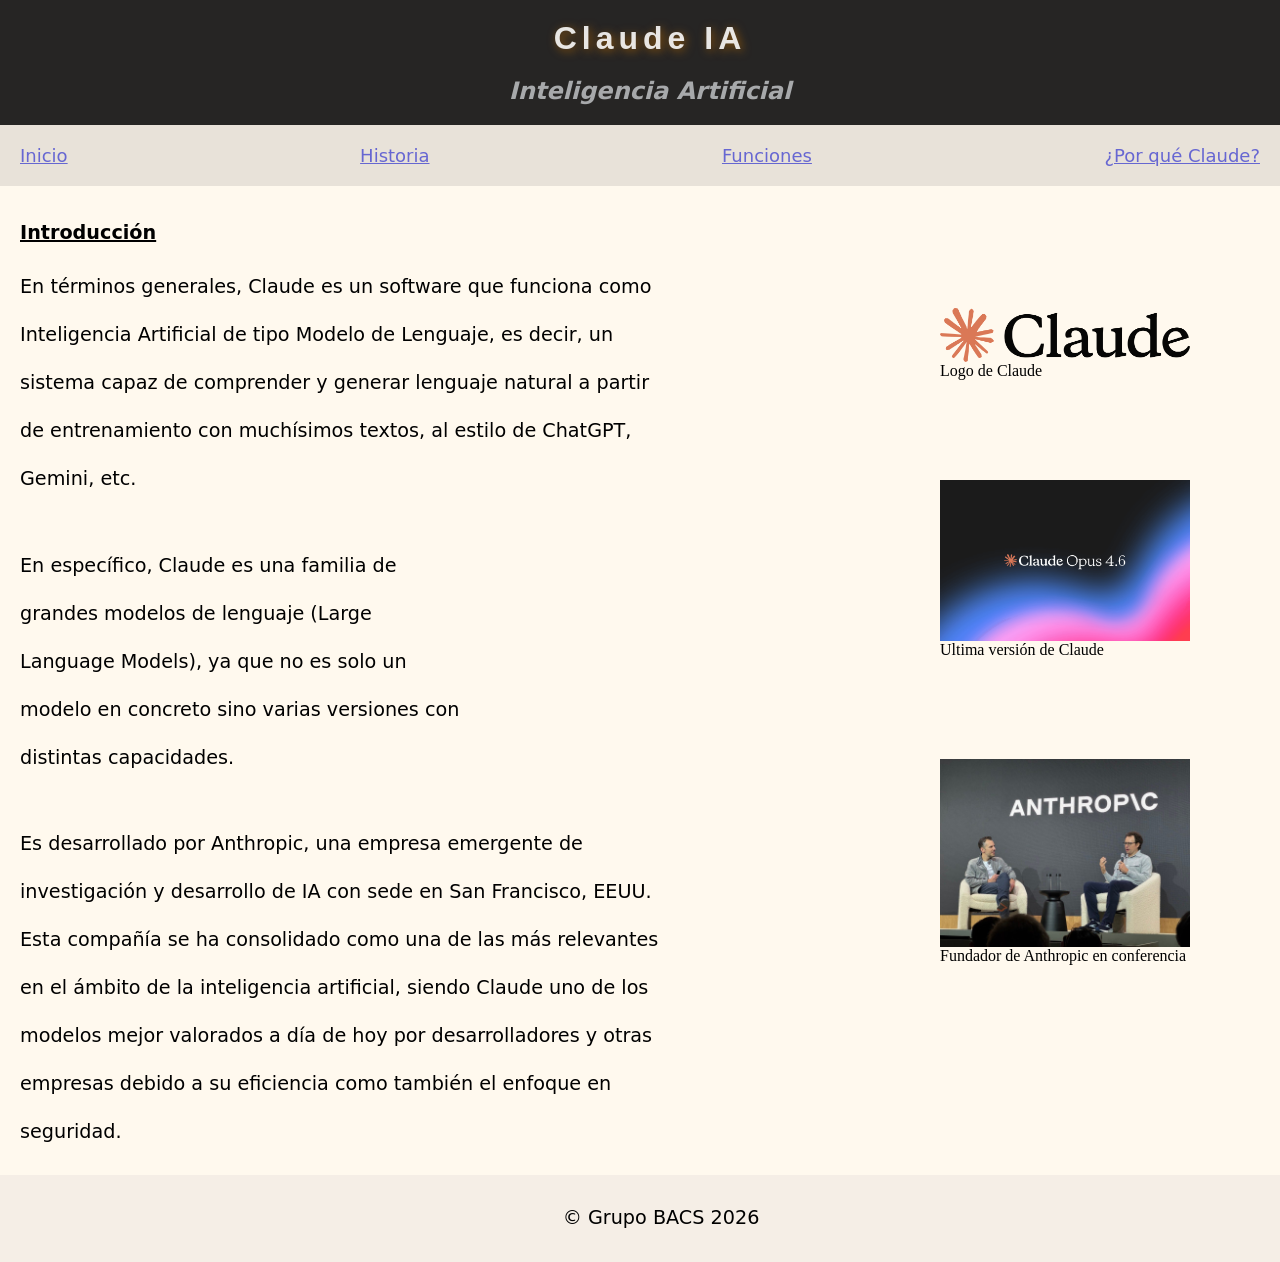
<file: index.html>
<!DOCTYPE html>
<html lang="en">
<head>
    <meta charset="UTF-8">
    <meta name="viewport" content="width=device-width, initial-scale=1.0">
    <title>Document</title>
<link rel="stylesheet" href="assets/style.css">
</head>
<body>
    <div class="container-body">
        <header>
            <h1><strong>Claude IA</strong></h1>
            <h2><em>Inteligencia Artificial</em></h2>
        </header>
        <nav class="navbar">
            <ul>
                <li><a href="index.html">Inicio</a></li>
                <li><a href="historia.html">Historia</a></li>
                <li><a href="funciones.html">Funciones</a></li>
                <li><a href="comparacion.html">¿Por qué Claude?</a></li>
            </ul>
        </nav>
        <main>
            <div class="columna-der-img">
                <figure>
                    <img src="assets/index-img/Claude_AI_logo.svg.png" alt="claude-logo">
                    <figcaption>Logo de Claude</figcaption>
                </figure>
                <figure>
                    <img src="assets/index-img/opus-img.jpg" alt="claude-opus">
                    <figcaption>Ultima versión de Claude</figcaption>
                </figure>
                <figure>
                    <img src="assets/index-img/anthropic-img.jpg" alt="anthropic-img">
                    <figcaption>Fundador de Anthropic en conferencia</figcaption>
                </figure>
            </div>
            <div class="container-seccion-principal">
                <section class="section1-intro">
                    <h3>Introducción</h3>
                    <p>
                        En términos generales, Claude es un software que funciona como Inteligencia Artificial de tipo Modelo de Lenguaje, es decir, un sistema capaz de comprender y generar lenguaje natural a partir de entrenamiento con muchísimos textos, al estilo de ChatGPT, Gemini, etc.
                    </p>
                </section>
            </div>
            <div class="container-seccion-aclaracion">
                <section class="section2-intro">
                    <p>
                        En específico, Claude es una familia de grandes modelos de lenguaje (Large Language Models), ya que no es solo un modelo en concreto sino varias versiones con distintas capacidades.
                    </p>
                </section>
            </div>
            <div class="container-anthropic">
                <section class="section3-intro">
                    <p>
                        Es desarrollado por Anthropic, una empresa emergente de investigación y desarrollo de IA con sede en San Francisco, EEUU. Esta compañía se ha consolidado como una de las más relevantes en el ámbito de la inteligencia artificial, siendo Claude uno de los modelos mejor valorados a día de hoy por desarrolladores y otras empresas debido a su eficiencia como también el enfoque en seguridad.
                    </p>
                </section>
            </div>
        </main>
        <footer>
            <p>&copy; Grupo BACS 2026</p>
        </footer>
    </div>
</body>
</html>
</file>
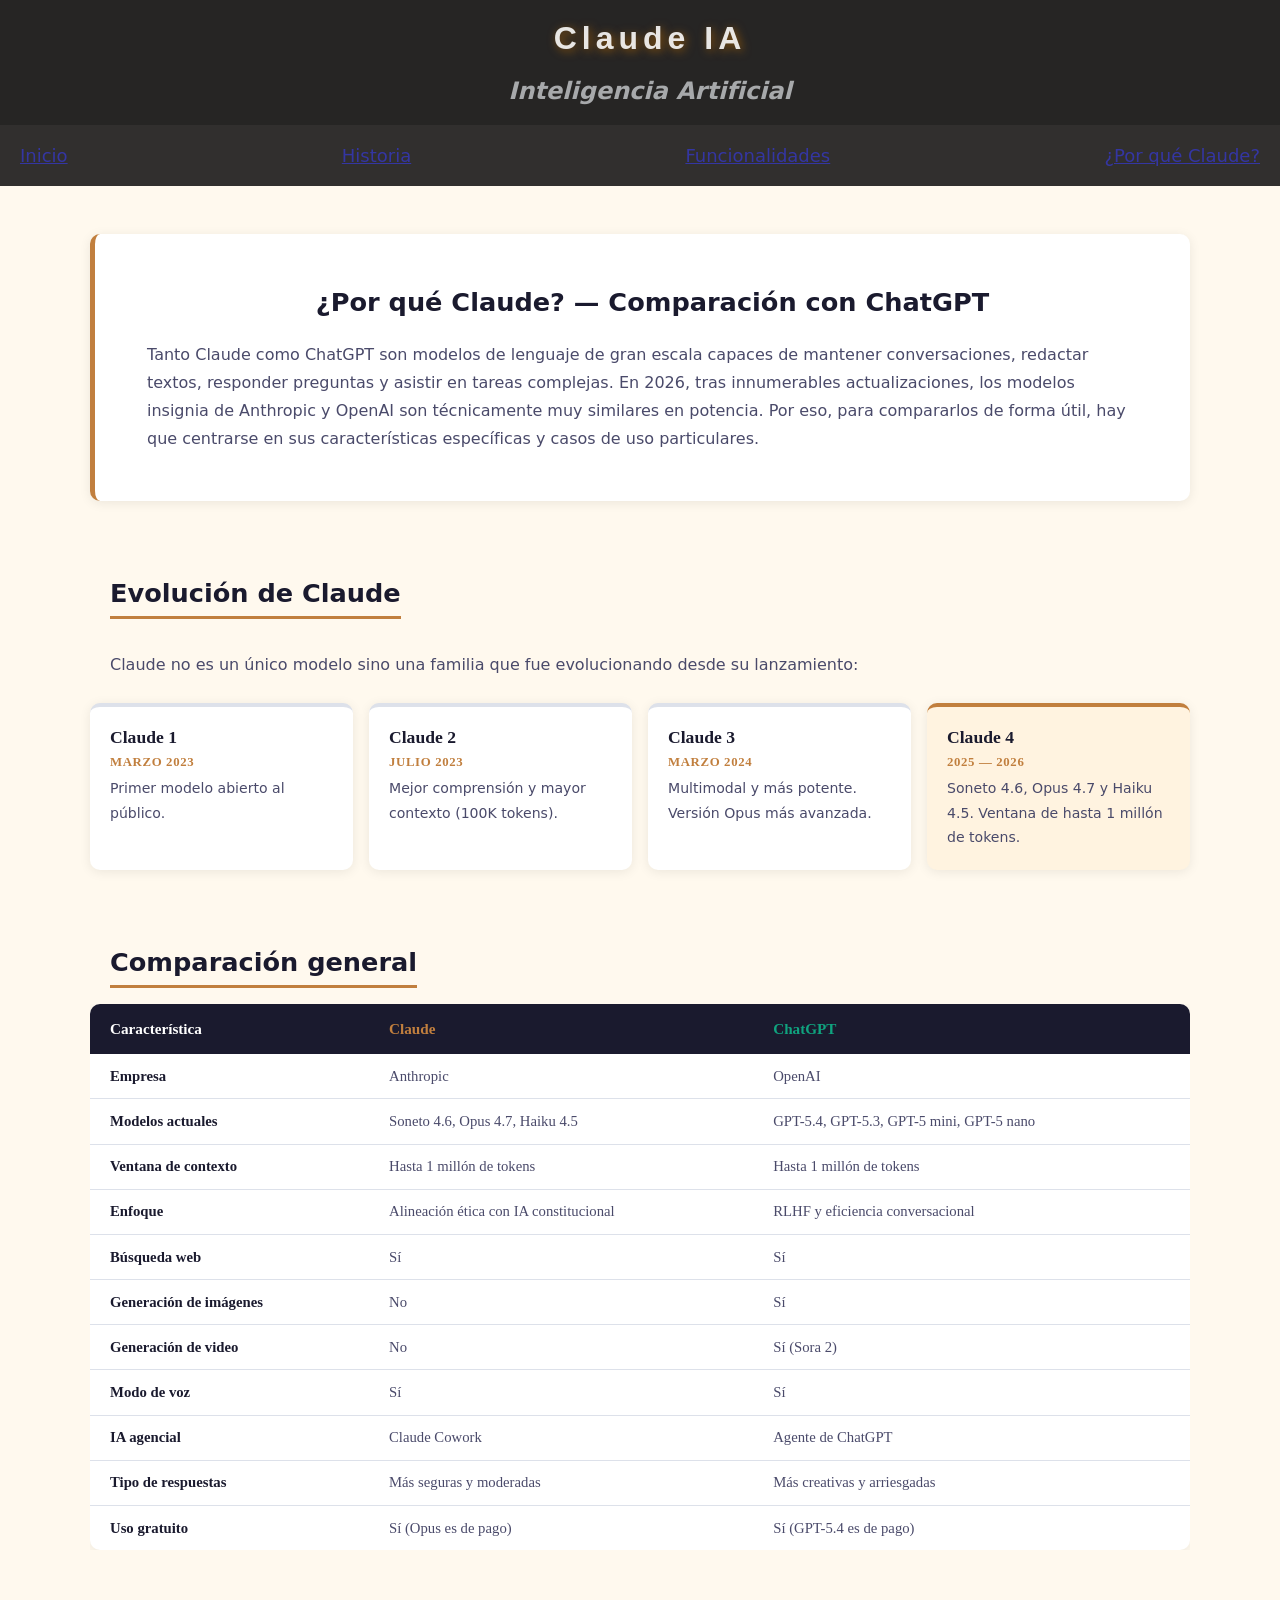
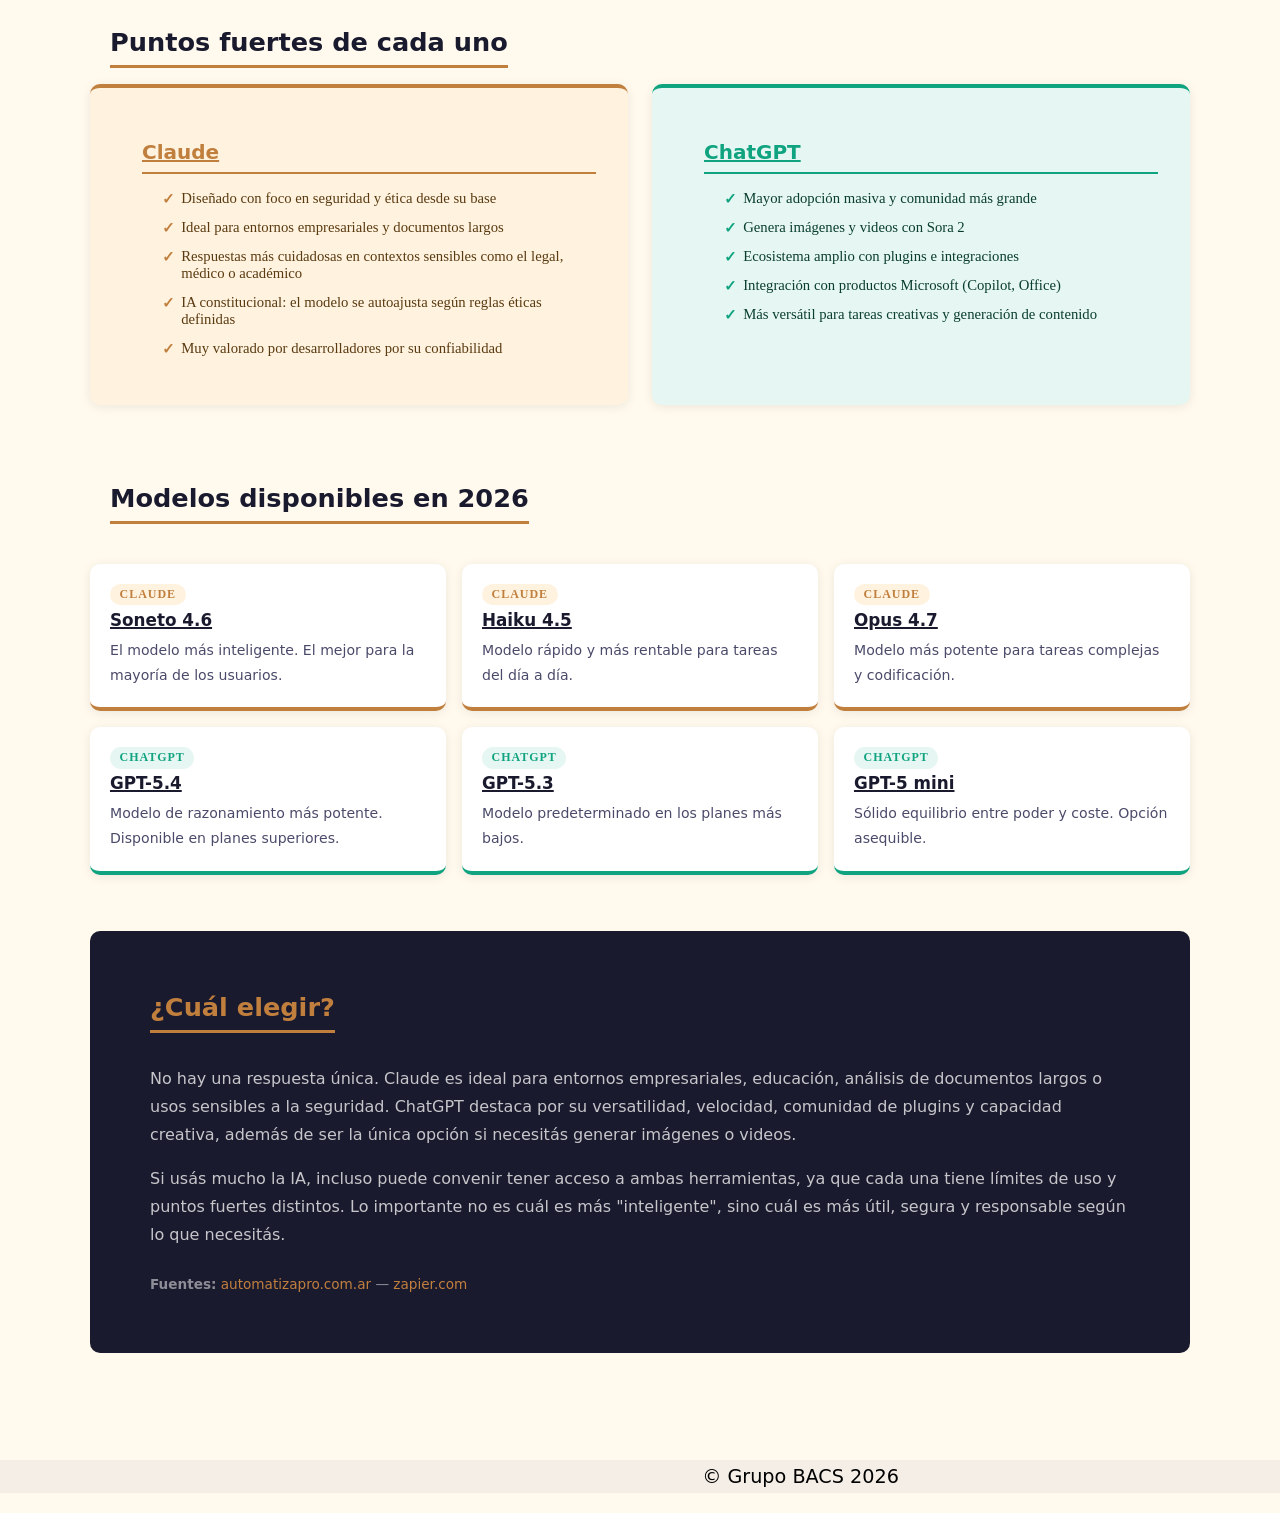
<file: comparacion.html>
<!DOCTYPE html>
<html lang="es">

<head>
    <meta charset="UTF-8">
    <meta name="viewport" content="width=device-width, initial-scale=1.0">
    <title>¿Por qué Claude? — Claude IA</title>
    <link rel="stylesheet" href="assets/style.css" />
    <link rel="stylesheet" href="assets/comparacion.css">
</head>

<body>
    <div class="encabezado-gral">
        <header>
            <h1><strong>Claude IA</strong></h1>
            <h2><em>Inteligencia Artificial</em></h2>
            <nav class="navbar">
                <ul>
                    <li><a href="index.html">Inicio</a></li>
                    <li><a href="historia.html">Historia</a></li>
                    <li><a href="funciones.html">Funcionalidades</a></li>
                    <li><a href="comparacion.html">¿Por qué Claude?</a></li>
                </ul>
            </nav>
        </header>
    </div>

    <main>

        <!-- INTRODUCCIÓN -->
        <section class="section-intro">
            <h2>¿Por qué Claude? — Comparación con ChatGPT</h2>
            <p>
                Tanto Claude como ChatGPT son modelos de lenguaje de gran escala capaces de mantener conversaciones,
                redactar textos, responder preguntas y asistir en tareas complejas. En 2026, tras innumerables
                actualizaciones,
                los modelos insignia de Anthropic y OpenAI son técnicamente muy similares en potencia. Por eso, para
                compararlos de forma útil, hay que centrarse en sus características específicas y casos de uso
                particulares.

            </p>
        </section>

        <!-- EVOLUCIÓN DE CLAUDE — CSS GRID -->
        <section class="section-evolucion">
            <h2>Evolución de Claude</h2>
            <p>Claude no es un único modelo sino una familia que fue evolucionando desde su lanzamiento:</p>
            <div class="evolucion-grid">
                <div class="evolucion-card">
                    <span class="evolucion-version">Claude 1</span>
                    <span class="evolucion-fecha">Marzo 2023</span>
                    <p>Primer modelo abierto al público.</p>
                </div>
                <div class="evolucion-card">
                    <span class="evolucion-version">Claude 2</span>
                    <span class="evolucion-fecha">Julio 2023</span>
                    <p>Mejor comprensión y mayor contexto (100K tokens).</p>
                </div>
                <div class="evolucion-card">
                    <span class="evolucion-version">Claude 3</span>
                    <span class="evolucion-fecha">Marzo 2024</span>
                    <p>Multimodal y más potente. Versión Opus más avanzada.</p>
                </div>
                <div class="evolucion-card evolucion-destacado">
                    <span class="evolucion-version">Claude 4</span>
                    <span class="evolucion-fecha">2025 — 2026</span>
                    <p>Soneto 4.6, Opus 4.7 y Haiku 4.5. Ventana de hasta 1 millón de tokens.</p>
                </div>
            </div>
        </section>

        <!-- TABLA  COMPARATIVA -->
        <section class="section-tabla">
            <h2>Comparación general</h2>
            <div class="tabla-wrapper">
                <table class="tabla-comparacion">
                    <thead>
                        <tr>
                            <th>Característica</th>
                            <th>Claude</th>
                            <th>ChatGPT</th>
                        </tr>
                    </thead>
                    <tbody>
                        <tr>
                            <td>Empresa</td>
                            <td>Anthropic</td>
                            <td>OpenAI</td>
                        </tr>
                        <tr>
                            <td>Modelos actuales</td>
                            <td>Soneto 4.6, Opus 4.7, Haiku 4.5</td>
                            <td>GPT-5.4, GPT-5.3, GPT-5 mini, GPT-5 nano</td>
                        </tr>
                        <tr>
                            <td>Ventana de contexto</td>
                            <td>Hasta 1 millón de tokens</td>
                            <td>Hasta 1 millón de tokens</td>
                        </tr>
                        <tr>
                            <td>Enfoque</td>
                            <td>Alineación ética con IA constitucional</td>
                            <td>RLHF y eficiencia conversacional</td>
                        </tr>
                        <tr>
                            <td>Búsqueda web</td>
                            <td>Sí</td>
                            <td>Sí</td>
                        </tr>
                        <tr>
                            <td>Generación de imágenes</td>
                            <td>No</td>
                            <td>Sí</td>
                        </tr>
                        <tr>
                            <td>Generación de video</td>
                            <td>No</td>
                            <td>Sí (Sora 2)</td>
                        </tr>
                        <tr>
                            <td>Modo de voz</td>
                            <td>Sí</td>
                            <td>Sí</td>
                        </tr>
                        <tr>
                            <td>IA agencial</td>
                            <td>Claude Cowork</td>
                            <td>Agente de ChatGPT</td>
                        </tr>
                        <tr>
                            <td>Tipo de respuestas</td>
                            <td>Más seguras y moderadas</td>
                            <td>Más creativas y arriesgadas</td>
                        </tr>
                        <tr>
                            <td>Uso gratuito</td>
                            <td>Sí (Opus es de pago)</td>
                            <td>Sí (GPT-5.4 es de pago)</td>
                        </tr>
                    </tbody>
                </table>
            </div>
        </section>

        <!-- PUNTOS FUERTES  — FLEXBOX -->
        <section class="section-tarjetas">
            <h2>Puntos fuertes de cada uno</h2>
            <div class="tarjetas-flex">
                <div class="tarjeta tarjeta-claude">
                    <h3>Claude</h3>
                    <ul>
                        <li>Diseñado con foco en seguridad y ética desde su base</li>
                        <li>Ideal para entornos empresariales y documentos largos</li>
                        <li>Respuestas más cuidadosas en contextos sensibles como el legal, médico o académico</li>
                        <li>IA constitucional: el modelo se autoajusta según reglas éticas definidas</li>
                        <li>Muy valorado por desarrolladores por su confiabilidad</li>
                    </ul>
                </div>
                <div class="tarjeta tarjeta-chatgpt">
                    <h3>ChatGPT</h3>
                    <ul>
                        <li>Mayor adopción masiva y comunidad más grande</li>
                        <li>Genera imágenes y videos con Sora 2</li>
                        <li>Ecosistema amplio con plugins e integraciones</li>
                        <li>Integración con productos Microsoft (Copilot, Office)</li>
                        <li>Más versátil para tareas creativas y generación de contenido</li>
                    </ul>
                </div>
            </div>
        </section>

        <!-- MODELOS ACTUALES  — CSS GRID -->
        <section class="section-modelos">
            <h2>Modelos disponibles en 2026</h2>
            <div class="modelos-grid">
                <div class="modelo-card modelo-claude">
                    <span class="modelo-empresa">Claude</span>
                    <h3>Soneto 4.6</h3>
                    <p>El modelo más inteligente. El mejor para la mayoría de los usuarios.</p>
                </div>
                <div class="modelo-card modelo-claude">
                    <span class="modelo-empresa">Claude</span>
                    <h3>Haiku 4.5</h3>
                    <p>Modelo rápido y más rentable para tareas del día a día.</p>
                </div>
                <div class="modelo-card modelo-claude">
                    <span class="modelo-empresa">Claude</span>
                    <h3>Opus 4.7</h3>
                    <p>Modelo más potente para tareas complejas y codificación.</p>
                </div>
                <div class="modelo-card modelo-gpt">
                    <span class="modelo-empresa">ChatGPT</span>
                    <h3>GPT-5.4</h3>
                    <p>Modelo de razonamiento más potente. Disponible en planes superiores.</p>
                </div>
                <div class="modelo-card modelo-gpt">
                    <span class="modelo-empresa">ChatGPT</span>
                    <h3>GPT-5.3</h3>
                    <p>Modelo predeterminado en los planes más bajos.</p>
                </div>
                <div class="modelo-card modelo-gpt">
                    <span class="modelo-empresa">ChatGPT</span>
                    <h3>GPT-5 mini</h3>
                    <p>Sólido equilibrio entre poder y coste. Opción asequible.</p>
                </div>
            </div>
        </section>

        <!-- CONCLUSIÓN -->
        <section class="section-conclusion">
            <h2>¿Cuál elegir?</h2>
            <p>
                No hay una respuesta única. Claude es ideal para entornos empresariales, educación, análisis de
                documentos largos o usos sensibles a la seguridad. ChatGPT destaca por su versatilidad, velocidad,
                comunidad de plugins y capacidad creativa, además de ser la única opción si necesitás generar imágenes o
                videos.
            </p>
            <p>
                Si usás mucho la IA, incluso puede convenir tener acceso a ambas herramientas, ya que cada una tiene
                límites de uso y puntos fuertes distintos. Lo importante no es cuál es más "inteligente", sino cuál es
                más útil, segura y responsable según lo que necesitás.
            </p>
            <p class="fuentes">
                <strong>Fuentes:</strong>
                <a href="https://www.automatizapro.com.ar/blog/que-es-claude-ai-historia-evolucion-diferencias-chatgpt/"
                    target="_blank">automatizapro.com.ar</a> —
                <a href="https://zapier.com/blog/claude-vs-chatgpt/" target="_blank">zapier.com</a>
            </p>
        </section>

    </main>

    <footer>
        <p>&copy; Grupo BACS 2026</p>
    </footer>

</body>

</html>
</file>
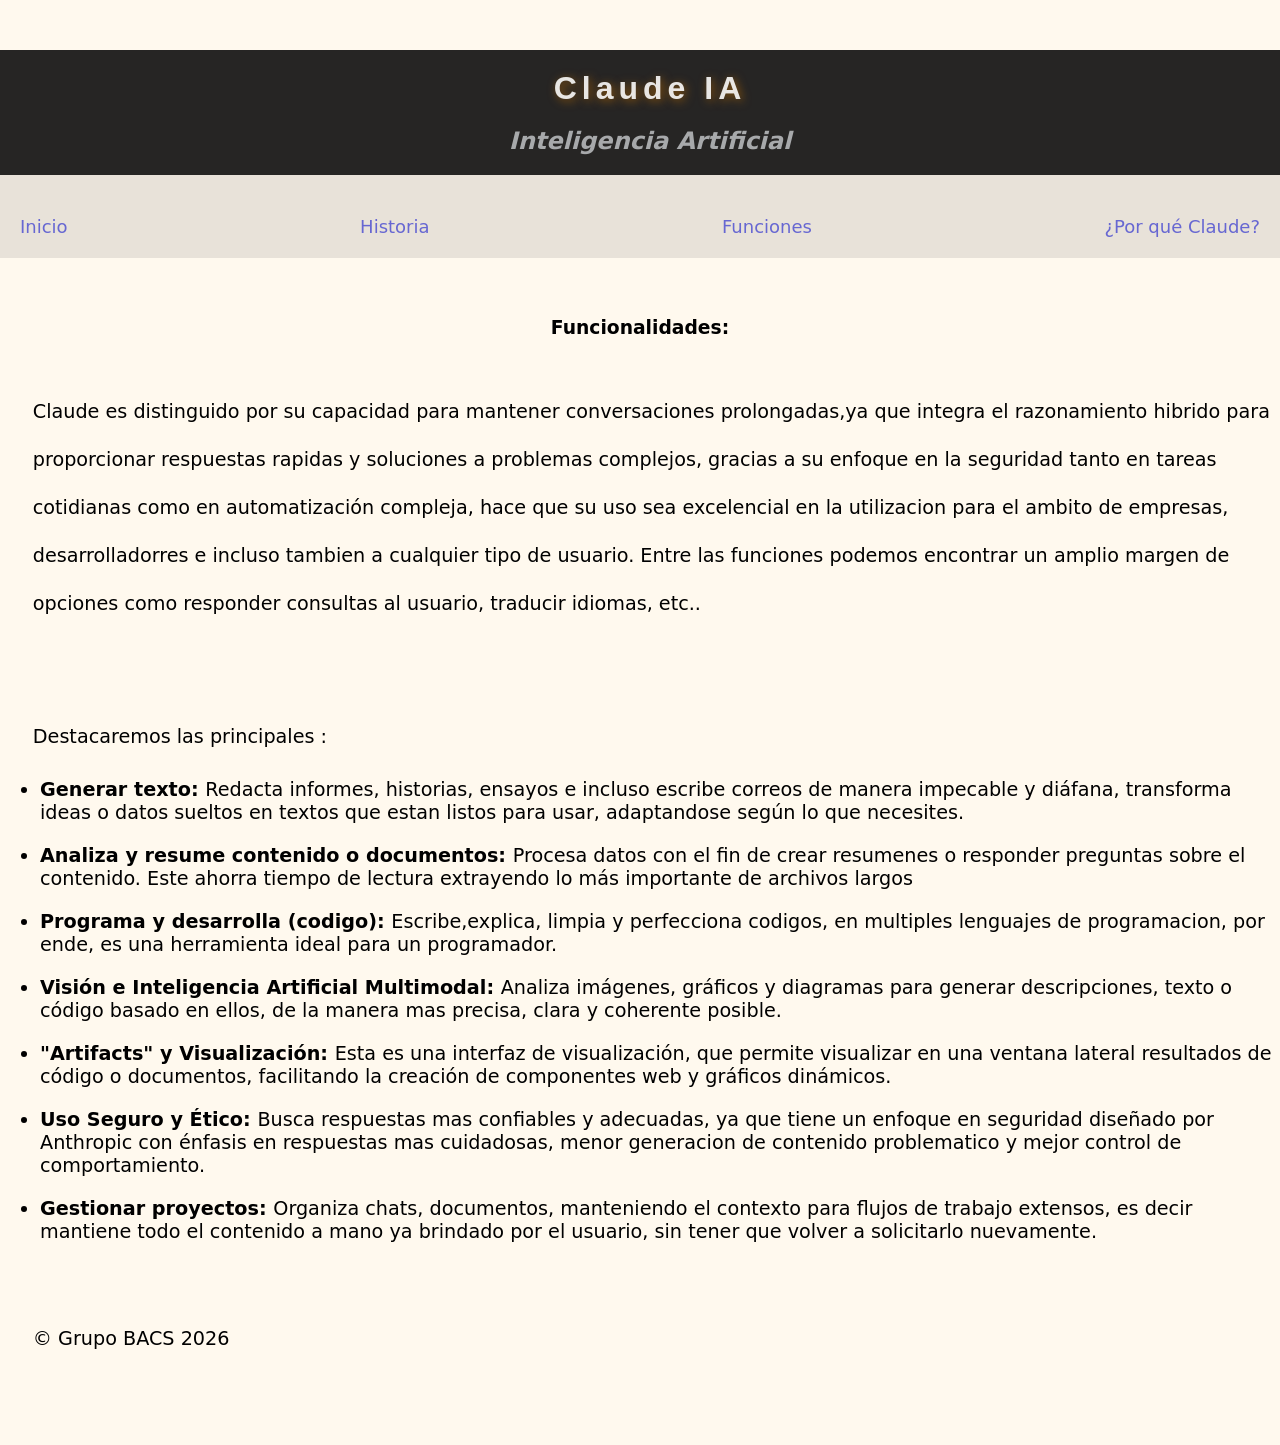
<file: funciones.html>
<!DOCTYPE html>
<html lang="en">
<head>
    <meta charset="UTF-8">
    <meta name="viewport" content="width=device-width, initial-scale=1.0">
    <title>Document</title>
<link rel="stylesheet" href="assets/funciones.css">
</head>
<body>
     <div class="container-body">
        <header>
            <h1><strong>Claude IA</strong></h1>
            <h2><em>Inteligencia Artificial</em></h2>
        </header>
        <nav class="navbar">
            <ul>
                <li><a href="index.html">Inicio</a></li>
                <li><a href="historia.html"> Historia</a></li>
                <li><a href="funciones.html">Funciones</a></li>
                <li><a href="comparacion.html"> ¿Por qué Claude?</a></li>
            </ul>
        </nav>
        <h3>Funcionalidades:</h3>
    <p>Claude es distinguido por su capacidad para mantener conversaciones prolongadas,ya que integra el razonamiento hibrido para proporcionar respuestas rapidas y soluciones a problemas complejos, gracias a su enfoque en la seguridad tanto en tareas cotidianas como en automatización compleja, hace que su uso sea excelencial en la utilizacion para el ambito de empresas, desarrolladorres e  incluso tambien a cualquier tipo de usuario. 
    Entre las funciones podemos encontrar un amplio margen de opciones como responder consultas al usuario, traducir idiomas, etc..</p>
    <p id="p"> Destacaremos las principales : </p>
    <ul>
        <li> <strong>Generar texto: </strong>Redacta informes, historias, ensayos e incluso escribe correos de manera
             impecable y diáfana, transforma ideas o datos sueltos en textos que estan listos para usar,
             adaptandose según lo que necesites.</li>
        <li> <strong> Analiza y resume contenido o documentos: </strong> Procesa datos con el fin de crear resumenes
             o responder preguntas sobre el contenido. Este ahorra tiempo de lectura extrayendo lo
             más importante de archivos largos</li>
        <li> <strong>Programa y desarrolla (codigo): </strong>Escribe,explica, limpia y perfecciona codigos, en multiples
        lenguajes de programacion, por ende, es una herramienta ideal para un programador. </li>
        <li> <strong>Visión e Inteligencia Artificial Multimodal: </strong> Analiza imágenes, gráficos y diagramas para
         generar descripciones, texto o código basado en ellos, de la manera mas precisa, clara y coherente
         posible. </li>
         <li><strong> "Artifacts" y Visualización: </strong> Esta es una interfaz de visualización, que permite visualizar
         en una ventana lateral resultados de código o documentos, facilitando la creación de componentes
         web y gráficos dinámicos.</li>
         <li><strong> Uso Seguro y Ético: </strong> Busca respuestas mas confiables y adecuadas, ya que tiene un enfoque
         en seguridad diseñado por Anthropic con énfasis en respuestas mas cuidadosas, menor generacion
         de contenido problematico y mejor control de comportamiento.</li>
         <li><strong> Gestionar proyectos: </strong>  Organiza chats, documentos, manteniendo el contexto para flujos de
         trabajo extensos, es decir mantiene todo el contenido a mano ya brindado por el usuario, sin
         tener que volver a solicitarlo nuevamente.</li>
        </ul>
         <footer>
        <p>&copy; Grupo BACS 2026</p>
    </footer>
</body>
</html>
</file>
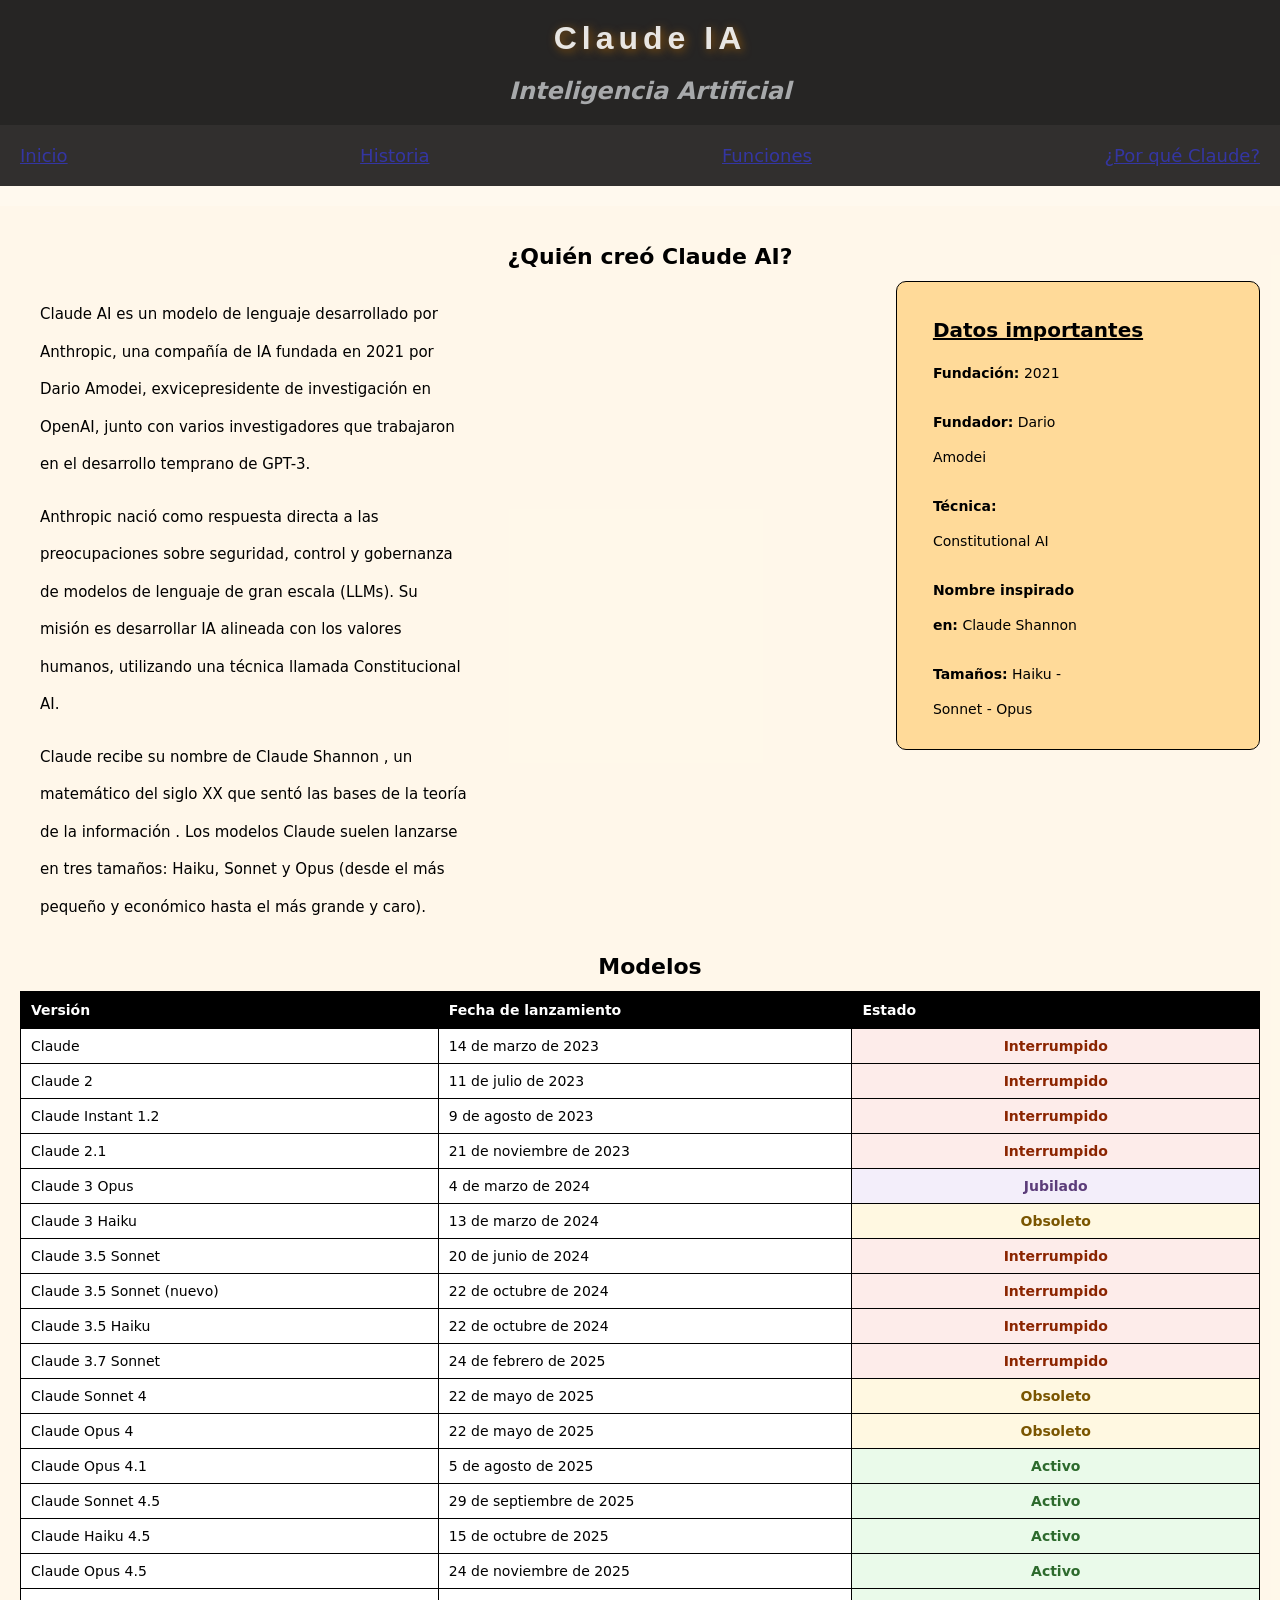
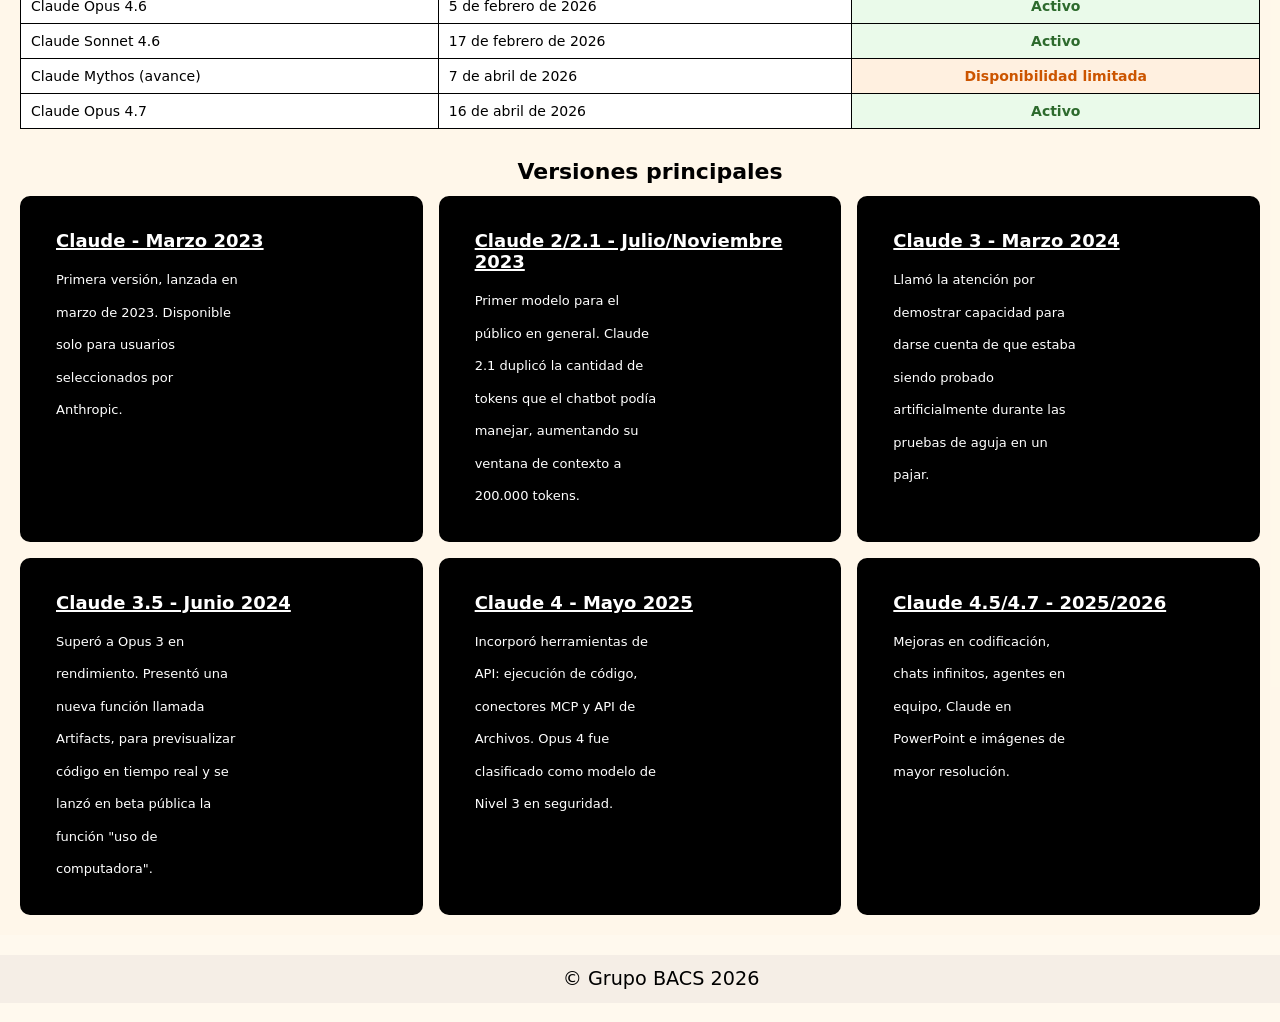
<file: historia.html>
<!doctype html>
<html lang="en">
  <head>
    <meta charset="UTF-8" />
    <meta name="viewport" content="width=device-width, initial-scale=1.0" />
    <title>Document</title>
    <link rel="stylesheet" href="assets/style.css" />
    <link rel="stylesheet" href="assets/historia.css" />
  </head>
  <body>
    <div class="encabezado-gral">
      <header>
        <h1><strong>Claude IA</strong></h1>
        <h2><em>Inteligencia Artificial</em></h2>
        <nav class="navbar">
          <ul>
            <li><a href="index.html">Inicio</a></li>
            <li><a href="historia.html">Historia</a></li>
            <li><a href="funciones.html">Funciones</a></li>
            <li><a href="comparacion.html">¿Por qué Claude?</a></li>
          </ul>
        </nav>
      </header>
    </div>
    <main>
      <section class="origen">
        <h2>¿Quién creó Claude AI?</h2>
        <div class="origen-flex">
          <div class="origen-texto">
            <p>
              Claude AI es un modelo de lenguaje desarrollado por Anthropic, una
              compañía de IA fundada en 2021 por Dario Amodei, exvicepresidente
              de investigación en OpenAI, junto con varios investigadores que
              trabajaron en el desarrollo temprano de GPT-3.
            </p>
            <p>
              Anthropic nació como respuesta directa a las preocupaciones sobre
              seguridad, control y gobernanza de modelos de lenguaje de gran
              escala (LLMs). Su misión es desarrollar IA alineada con los
              valores humanos, utilizando una técnica llamada Constitucional AI.
            </p>
            <p>
              Claude recibe su nombre de Claude Shannon , un matemático del
              siglo XX que sentó las bases de la teoría de la información . Los
              modelos Claude suelen lanzarse en tres tamaños: Haiku, Sonnet y
              Opus (desde el más pequeño y económico hasta el más grande y
              caro).
            </p>
          </div>

          <div class="origen-datos">
            <h3>Datos importantes</h3>
            <p><strong>Fundación:</strong> 2021</p>
            <p><strong>Fundador:</strong> Dario Amodei</p>
            <p><strong>Técnica:</strong> Constitutional AI</p>
            <p><strong>Nombre inspirado en:</strong> Claude Shannon</p>
            <p><strong>Tamaños:</strong> Haiku - Sonnet - Opus</p>
          </div>
        </div>
      </section>

      <section class="modelos">
        <h2>Modelos</h2>
        <table>
          <thead>
            <tr>
              <th>Versión</th>
              <th>Fecha de lanzamiento</th>
              <th>Estado</th>
            </tr>
          </thead>
          <tbody>
            <tr>
              <td>Claude</td>
              <td>14 de marzo de 2023</td>
              <td class="estado interrumpido">Interrumpido</td>
            </tr>
            <tr>
              <td>Claude 2</td>
              <td>11 de julio de 2023</td>
              <td class="estado interrumpido">Interrumpido</td>
            </tr>
            <tr>
              <td>Claude Instant 1.2</td>
              <td>9 de agosto de 2023</td>
              <td class="estado interrumpido">Interrumpido</td>
            </tr>
            <tr>
              <td>Claude 2.1</td>
              <td>21 de noviembre de 2023</td>
              <td class="estado interrumpido">Interrumpido</td>
            </tr>
            <tr>
              <td>Claude 3 Opus</td>
              <td>4 de marzo de 2024</td>
              <td class="estado jubilado">Jubilado</td>
            </tr>
            <tr>
              <td>Claude 3 Haiku</td>
              <td>13 de marzo de 2024</td>
              <td class="estado obsoleto">Obsoleto</td>
            </tr>
            <tr>
              <td>Claude 3.5 Sonnet</td>
              <td>20 de junio de 2024</td>
              <td class="estado interrumpido">Interrumpido</td>
            </tr>
            <tr>
              <td>Claude 3.5 Sonnet (nuevo)</td>
              <td>22 de octubre de 2024</td>
              <td class="estado interrumpido">Interrumpido</td>
            </tr>
            <tr>
              <td>Claude 3.5 Haiku</td>
              <td>22 de octubre de 2024</td>
              <td class="estado interrumpido">Interrumpido</td>
            </tr>
            <tr>
              <td>Claude 3.7 Sonnet</td>
              <td>24 de febrero de 2025</td>
              <td class="estado interrumpido">Interrumpido</td>
            </tr>
            <tr>
              <td>Claude Sonnet 4</td>
              <td>22 de mayo de 2025</td>
              <td class="estado obsoleto">Obsoleto</td>
            </tr>
            <tr>
              <td>Claude Opus 4</td>
              <td>22 de mayo de 2025</td>
              <td class="estado obsoleto">Obsoleto</td>
            </tr>
            <tr>
              <td>Claude Opus 4.1</td>
              <td>5 de agosto de 2025</td>
              <td class="estado activo">Activo</td>
            </tr>
            <tr>
              <td>Claude Sonnet 4.5</td>
              <td>29 de septiembre de 2025</td>
              <td class="estado activo">Activo</td>
            </tr>
            <tr>
              <td>Claude Haiku 4.5</td>
              <td>15 de octubre de 2025</td>
              <td class="estado activo">Activo</td>
            </tr>
            <tr>
              <td>Claude Opus 4.5</td>
              <td>24 de noviembre de 2025</td>
              <td class="estado activo">Activo</td>
            </tr>
            <tr>
              <td>Claude Opus 4.6</td>
              <td>5 de febrero de 2026</td>
              <td class="estado activo">Activo</td>
            </tr>
            <tr>
              <td>Claude Sonnet 4.6</td>
              <td>17 de febrero de 2026</td>
              <td class="estado activo">Activo</td>
            </tr>
            <tr>
              <td>Claude Mythos (avance)</td>
              <td>7 de abril de 2026</td>
              <td class="estado limitado">Disponibilidad limitada</td>
            </tr>
            <tr>
              <td>Claude Opus 4.7</td>
              <td>16 de abril de 2026</td>
              <td class="estado activo">Activo</td>
            </tr>
          </tbody>
        </table>
      </section>

      <section class="versiones">
        <h2>Versiones principales</h2>
        <div class="versiones-grid">
          <article class="version-tarjeta">
            <h3>Claude - Marzo 2023</h3>
            <p>
              Primera versión, lanzada en marzo de 2023. Disponible solo para
              usuarios seleccionados por Anthropic.
            </p>
          </article>

          <article class="version-tarjeta">
            <h3>Claude 2/2.1 - Julio/Noviembre 2023</h3>
            <p>
              Primer modelo para el público en general. Claude 2.1 duplicó la
              cantidad de tokens que el chatbot podía manejar, aumentando su
              ventana de contexto a 200.000 tokens.
            </p>
          </article>

          <article class="version-tarjeta">
            <h3>Claude 3 - Marzo 2024</h3>
            <p>
              Llamó la atención por demostrar capacidad para darse cuenta de que
              estaba siendo probado artificialmente durante las pruebas de aguja
              en un pajar.
            </p>
          </article>

          <article class="version-tarjeta">
            <h3>Claude 3.5 - Junio 2024</h3>
            <p>
              Superó a Opus 3 en rendimiento. Presentó una nueva función llamada
              Artifacts, para previsualizar código en tiempo real y se lanzó en
              beta pública la función "uso de computadora".
            </p>
          </article>

          <article class="version-tarjeta">
            <h3>Claude 4 - Mayo 2025</h3>
            <p>
              Incorporó herramientas de API: ejecución de código, conectores MCP
              y API de Archivos. Opus 4 fue clasificado como modelo de Nivel 3
              en seguridad.
            </p>
          </article>

          <article class="version-tarjeta">
            <h3>Claude 4.5/4.7 - 2025/2026</h3>
            <p>
              Mejoras en codificación, chats infinitos, agentes en equipo,
              Claude en PowerPoint e imágenes de mayor resolución.
            </p>
          </article>
        </div>
      </section>
    </main>
    <footer>
      <p>&copy; Grupo BACS 2026</p>
    </footer>
  </body>
</html>
</file>
<file: assets/style.css>
body {
    background-color: rgba(255, 247, 232, 0.699);
    margin: 0;
}

header {
    background-color: rgba(12, 12, 12, 0.89);
    width: 100%;
}
.navbar ul {
    background-color: rgba(110, 106, 104, 0.158);
    padding: 20px;
    display: flex;
    justify-content: space-between;
    list-style-type: none;
    margin-top: 0;
}
.encabezado-gral nav ul {
    display: flex;
    gap: 200px;
}

.container-body {
    display: grid;
    grid-template-rows: auto auto 1fr auto;
    min-height: 100vh;
}

p {
    color: rgb(0, 0, 0);
    font-size: larger;
    font-family: system-ui, -apple-system, BlinkMacSystemFont, 'Segoe UI', Roboto, Oxygen, Ubuntu, Cantarell, 'Open Sans', 'Helvetica Neue', sans-serif;
    font-weight: 500;
    margin-left: 20px;
    margin-right: 20px;
    line-height: 250%;
    width: 50%;
}

h1 {
    font-family: 'Segoe UI', Tahoma, Geneva, Verdana, sans-serif;
    color: rgba(255, 255, 255, 0.877);
    font-weight: bold;
    margin: 0;
    padding-top: 20px;
    padding-left: 20px;
    text-align: center;
    text-shadow: 2px 2px 10px rgba(187, 107, 3, 0.712);
    letter-spacing: 5px;
}

h2 {
    font-family: system-ui, -apple-system, BlinkMacSystemFont, 'Segoe UI', Roboto, Oxygen, Ubuntu, Cantarell, 'Open Sans', 'Helvetica Neue', sans-serif;
    margin-left: 20px;
    text-align: center;
    color: rgba(185, 188, 190, 0.877);
}

.navbar a {
    font-family: system-ui, -apple-system, BlinkMacSystemFont, 'Segoe UI', Roboto, Oxygen, Ubuntu, Cantarell, 'Open Sans', 'Helvetica Neue', sans-serif;
    font-size: large;
    font-weight: 450;
    color: rgba(54, 57, 207, 0.726);
}

.navbar a:hover {
    color: rgba(6, 171, 221, 0.781);
}

h3 {
    font-family: system-ui, -apple-system, BlinkMacSystemFont, 'Segoe UI', Roboto, Oxygen, Ubuntu, Cantarell, 'Open Sans', 'Helvetica Neue', sans-serif;
    margin-left: 20px;
    font-size: larger;
    font-weight: bold;
    text-decoration: underline;
    text-decoration-thickness: 2px;
}

figure img {
    width: 250px;
    float: right;
}

figure {
    float: right;
    display: flex;
    flex-direction: column;
}

.columna-der-img {
    display: flex;
    flex-direction: column;
    float: right;
    gap: 68px;
    margin-top: 90px;
    margin-right: 50px;
}

.container-seccion-claude {
    display: flex;
    flex-direction: column;
}

.container-seccion-aclaracion {
    display: flex;
    flex-direction: column;
}

.container-seccion-anthropic {
    display: flex;
    flex-direction: column;
}

footer p {
    display: flex;
    flex-direction: column;
    align-items: center;
    margin-left: 341px;
}

footer {
    background-color: rgba(129, 111, 148, 0.082);
}
</file>
<file: assets/comparacion.css>
/* ============================================
   CLAUDE IA — Página de Comparación
   style-comparacion.css
   Maximiliano Eligio Soria
   ============================================ */

/* --- Variables de color --- */
:root {
    --color-fondo: #f5f7fa;
    --color-claude: #c17f3e;
    --color-claude-suave: #fff3e0;
    --color-gpt: #10a37f;
    --color-gpt-suave: #e6f7f3;
    --color-primario: #1a1a2e;
    --color-secundario: #4a4a6a;
    --color-borde: #dde1ea;
    --color-blanco: #ffffff;
    --sombra: 0 2px 12px rgba(0, 0, 0, 0.08);
    --radio: 10px;
}


/* ============================================
   SECCIONES GENERALES
   ============================================ */
main {
    max-width: 1100px;
    margin: 0 auto;
    padding: 2rem;
}

section {
    margin-bottom: 3.5rem;
}

section h2 {
    font-size: 1.6rem;
    color: var(--color-primario);
    margin-bottom: 1rem;
    padding-bottom: 0.5rem;
    border-bottom: 3px solid var(--color-claude);
    display: inline-block;
}

section p {
    color: var(--color-secundario);
    margin-bottom: 1rem;
    font-size: 1rem;
}

/* ============================================
   SECCIÓN INTRO
   ============================================ */
.section-intro {
    background-color: var(--color-blanco);
    padding: 2rem;
    border-radius: var(--radio);
    border-left: 5px solid var(--color-claude);
    box-shadow: var(--sombra);
}

.section-intro h2 {
    border-bottom: none;
    display: block;
    margin-bottom: 1rem;
}

/* ============================================
   EVOLUCIÓN — CSS GRID
   ============================================ */
.evolucion-grid {
    display: grid;
    grid-template-columns: repeat(4, 1fr);
    gap: 1rem;
    margin-top: 1.5rem;
}

.evolucion-card {
    background-color: var(--color-blanco);
    border-radius: var(--radio);
    padding: 1.25rem;
    border-top: 4px solid var(--color-borde);
    box-shadow: var(--sombra);
    display: flex;
    flex-direction: column;
    gap: 0.4rem;
    transition: transform 0.2s, box-shadow 0.2s;
    cursor: pointer;
}

.evolucion-card:hover {
    transform: translateY(-4px);
    box-shadow: 0 8px 24px rgba(0, 0, 0, 0.13);
}

.evolucion-card.evolucion-destacado {
    border-top-color: var(--color-claude);
    background-color: var(--color-claude-suave);
}

.evolucion-version {
    font-size: 1.1rem;
    font-weight: 700;
    color: var(--color-primario);
}

.evolucion-fecha {
    font-size: 0.8rem;
    color: var(--color-claude);
    font-weight: 600;
    text-transform: uppercase;
    letter-spacing: 0.05em;
}

.evolucion-card p {
    font-size: 0.88rem;
    color: var(--color-secundario);
    margin: 0;
}

/* ============================================
   TABLA COMPARATIVA
   ============================================ */
.tabla-wrapper {
    overflow-x: auto;
}

.tabla-comparacion {
    width: 100%;
    border-collapse: collapse;
    background-color: var(--color-blanco);
    border-radius: var(--radio);
    overflow: hidden;
    box-shadow: var(--sombra);
}

.tabla-comparacion thead {
    background-color: var(--color-primario);
    color: var(--color-blanco);
}

.tabla-comparacion thead th {
    padding: 1rem 1.25rem;
    text-align: left;
    font-size: 0.95rem;
    font-weight: 600;
}

.tabla-comparacion thead th:nth-child(2) {
    color: var(--color-claude);
}

.tabla-comparacion thead th:nth-child(3) {
    color: var(--color-gpt);
}

.tabla-comparacion tbody tr {
    border-bottom: 1px solid var(--color-borde);
    transition: background-color 0.2s, transform 0.15s;
    cursor: pointer;
}

.tabla-comparacion tbody tr:hover {
    background-color: var(--color-claude-suave);
    transform: scale(1.01);
}

.tabla-comparacion tbody tr:last-child {
    border-bottom: none;
}

.tabla-comparacion tbody td {
    padding: 0.85rem 1.25rem;
    font-size: 0.92rem;
    color: var(--color-secundario);
}

.tabla-comparacion tbody td:first-child {
    font-weight: 600;
    color: var(--color-primario);
}

/* ============================================
   PUNTOS FUERTES — FLEXBOX
   ============================================ */
.tarjetas-flex {
    display: flex;
    gap: 1.5rem;
    align-items: stretch;
}

.tarjeta {
    flex: 1;
    border-radius: var(--radio);
    padding: 2rem;
    box-shadow: var(--sombra);
    transition: transform 0.2s, box-shadow 0.2s;
}

.tarjeta:hover {
    transform: translateY(-4px);
    box-shadow: 0 8px 24px rgba(0, 0, 0, 0.15);
}

.tarjeta h3 {
    font-size: 1.25rem;
    margin-bottom: 1rem;
    padding-bottom: 0.5rem;
}

.tarjeta ul {
    list-style: none;
    display: flex;
    flex-direction: column;
    gap: 0.75rem;
}

.tarjeta ul li {
    font-size: 0.92rem;
    padding-left: 1.2rem;
    position: relative;
}

.tarjeta ul li::before {
    content: '✓';
    position: absolute;
    left: 0;
    font-weight: 700;
}

.tarjeta-claude {
    background-color: var(--color-claude-suave);
    border-top: 4px solid var(--color-claude);
}

.tarjeta-claude h3 {
    color: var(--color-claude);
    border-bottom: 2px solid var(--color-claude);
}

.tarjeta-claude ul li {
    color: #5a3a10;
}

.tarjeta-claude ul li::before {
    color: var(--color-claude);
}

.tarjeta-chatgpt {
    background-color: var(--color-gpt-suave);
    border-top: 4px solid var(--color-gpt);
}

.tarjeta-chatgpt h3 {
    color: var(--color-gpt);
    border-bottom: 2px solid var(--color-gpt);
}

.tarjeta-chatgpt ul li {
    color: #0a3d2e;
}

.tarjeta-chatgpt ul li::before {
    color: var(--color-gpt);
}

/* ============================================
   MODELOS ACTUALES — CSS GRID
   ============================================ */
.modelos-grid {
    display: grid;
    grid-template-columns: repeat(3, 1fr);
    gap: 1rem;
    margin-top: 1.5rem;
}

.modelo-card {
    background-color: var(--color-blanco);
    border-radius: var(--radio);
    padding: 1.25rem;
    box-shadow: var(--sombra);
    border-bottom: 4px solid var(--color-borde);
    transition: transform 0.2s, box-shadow 0.2s;
    cursor: pointer;
}

.modelo-card:hover {
    transform: translateY(-4px);
    box-shadow: 0 8px 24px rgba(0, 0, 0, 0.13);
}

.modelo-card h3 {
    font-size: 1.05rem;
    color: var(--color-primario);
    margin: 0.3rem 0 0.5rem;
}

.modelo-card p {
    font-size: 0.88rem;
    color: var(--color-secundario);
    margin: 0;
}

.modelo-empresa {
    font-size: 0.75rem;
    font-weight: 700;
    text-transform: uppercase;
    letter-spacing: 0.08em;
    padding: 0.2rem 0.6rem;
    border-radius: 20px;
    display: inline-block;
}

.modelo-claude {
    border-bottom-color: var(--color-claude);
}

.modelo-claude .modelo-empresa {
    background-color: var(--color-claude-suave);
    color: var(--color-claude);
}

.modelo-gpt {
    border-bottom-color: var(--color-gpt);
}

.modelo-gpt .modelo-empresa {
    background-color: var(--color-gpt-suave);
    color: var(--color-gpt);
}

/* ============================================
   CONCLUSIÓN
   ============================================ */
.section-conclusion {
    background-color: var(--color-primario);
    color: rgba(255, 255, 255, 0.85);
    padding: 2.5rem;
    border-radius: var(--radio);
}

.section-conclusion h2 {
    color: var(--color-claude);
    border-bottom-color: var(--color-claude);
}

.section-conclusion p {
    color: rgba(255, 255, 255, 0.75);
}

.fuentes {
    margin-top: 1.5rem;
    font-size: 0.85rem !important;
    color: rgba(255, 255, 255, 0.5) !important;
}

.fuentes a {
    color: var(--color-claude);
    text-decoration: none;
}

.fuentes a:hover {
    text-decoration: underline;
}


/* css integrante 1 */

body {
    background-color: rgba(255, 247, 232, 0.699);
    margin: 0;
}

header {
    background-color: rgba(12, 12, 12, 0.89);
    width: 100%;
}

.navbar ul {
    background-color: rgba(110, 106, 104, 0.158);
    padding: 20px;
    display: flex;
    justify-content: space-between;
    list-style-type: none;
    margin-top: 0;
}

.encabezado-gral nav ul {
    display: flex;
    gap: 200px;
}

.container-body {
    display: grid;
    grid-template-rows: auto auto 1fr auto;
    min-height: 100vh;
}

p {
    color: rgb(0, 0, 0);
    font-size: larger;
    font-family: system-ui, -apple-system, BlinkMacSystemFont, 'Segoe UI', Roboto, Oxygen, Ubuntu, Cantarell, 'Open Sans', 'Helvetica Neue', sans-serif;
    font-weight: 500;
    margin-left: 20px;
    margin-right: 20px;
    line-height: 1.75;
    width: auto;
}

h1 {
    font-family: 'Segoe UI', Tahoma, Geneva, Verdana, sans-serif;
    color: rgba(255, 255, 255, 0.877);
    font-weight: bold;
    margin: 0;
    padding-top: 20px;
    padding-left: 20px;
    text-align: center;
    text-shadow: 2px 2px 10px rgba(187, 107, 3, 0.712);
    letter-spacing: 5px;
}

h2 {
    font-family: system-ui, -apple-system, BlinkMacSystemFont, 'Segoe UI', Roboto, Oxygen, Ubuntu, Cantarell, 'Open Sans', 'Helvetica Neue', sans-serif;
    margin-left: 20px;
    text-align: center;
    color: rgba(185, 188, 190, 0.877);
}

h3 {
    font-family: system-ui, -apple-system, BlinkMacSystemFont, 'Segoe UI', Roboto, Oxygen, Ubuntu, Cantarell, 'Open Sans', 'Helvetica Neue', sans-serif;
    margin-left: 20px;
    font-size: larger;
    font-weight: bold;
    text-decoration: underline;
    text-decoration-thickness: 2px;
}

figure img {
    width: 250px;
    float: right;
}

figure {
    float: right;
    display: flex;
    flex-direction: column;
}

.columna-der-img {
    display: flex;
    flex-direction: column;
    float: right;
    gap: 68px;
    margin-top: 90px;
    margin-right: 50px;
}

.container-seccion-claude {
    display: flex;
    flex-direction: column;
}

.container-seccion-aclaracion {
    display: flex;
    flex-direction: column;
}

.container-seccion-anthropic {
    display: flex;
    flex-direction: column;
}
</file>
<file: assets/funciones.css>
body {
     background-color: rgba(255, 247, 232, 0.699);
    margin: 0;
    margin-top: 50px;
    margin-bottom: 50px;
    font-family: 'Gill Sans', 'Gill Sans MT', Calibri, 'Trebuchet MS', sans-serif;
}
h1 {
    font-family: 'Segoe UI', Tahoma, Geneva, Verdana, sans-serif;
    color: rgba(255, 255, 255, 0.877);
    font-weight: bold;
    margin: 0;
    padding-top: 20px;
    padding-left: 20px;
    text-align: center;
    text-shadow: 2px 2px 10px rgba(187, 107, 3, 0.712);
    letter-spacing: 5px;
}

h2 {
    font-family: system-ui, -apple-system, BlinkMacSystemFont, 'Segoe UI', Roboto, Oxygen, Ubuntu, Cantarell, 'Open Sans', 'Helvetica Neue', sans-serif;
    margin-left: 20px;
    text-align: center;
    color: rgba(185, 188, 190, 0.877);
}

header {
    background-color: rgba(12, 12, 12, 0.89);
    width: 100%;
}
h3 {
     font-family: system-ui, -apple-system, BlinkMacSystemFont, 'Segoe UI', Roboto, Oxygen, Ubuntu, Cantarell, 'Open Sans', 'Helvetica Neue', sans-serif;
    text-align: center;
}
.navbar ul {
    background-color: rgba(110, 106, 104, 0.158);
    padding: 20px;
    display: flex;
    justify-content: space-between;
    list-style-type: none;
    margin-top: 0;
}
.navbar a {
    font-family: system-ui, -apple-system, BlinkMacSystemFont, 'Segoe UI', Roboto, Oxygen, Ubuntu, Cantarell, 'Open Sans', 'Helvetica Neue', sans-serif;
    font-size: large;
    font-weight: 450;
    color: rgba(54, 57, 207, 0.726);
    text-decoration: none;
}
.navbar a:hover {
    color: rgba(6, 171, 221, 0.781);
}
.container-body {
    display: grid;
    grid-template-rows: auto auto 1fr auto;
    min-height: 100vh;
}
p {
    font-family: system-ui, -apple-system, BlinkMacSystemFont, 'Segoe UI', Roboto, Oxygen, Ubuntu, Cantarell, 'Open Sans', 'Helvetica Neue', sans-serif;
    color: rgb(0, 0, 0);
    font-size: larger;
    font-weight: 500;
    margin-left: 20px;
    margin-right: 20px;
    line-height: 250%;
    width: 100%;
    padding: 1%; 
}
#p {
    font-family: system-ui, -apple-system, BlinkMacSystemFont, 'Segoe UI', Roboto, Oxygen, Ubuntu, Cantarell, 'Open Sans', 'Helvetica Neue', sans-serif;
    margin-top: 40px;
    margin-bottom: -4%;
    font-size: larger;
}
li {
    font-size: larger;
    font-family: system-ui, -apple-system, BlinkMacSystemFont, 'Segoe UI', Roboto, Oxygen, Ubuntu, Cantarell, 'Open Sans', 'Helvetica Neue', sans-serif;
    line-height: 2,5px;
    margin-top: 20px;
}
ul {
    font-family: system-ui, -apple-system, BlinkMacSystemFont, 'Segoe UI', Roboto, Oxygen, Ubuntu, Cantarell, 'Open Sans', 'Helvetica Neue', sans-serif;
    margin-top: 35px;
    margin-bottom: 40px;
}
</file>
<file: assets/historia.css>
/*Estilos del main*/

main {
  margin: 20px auto;
  padding: 20px;
  background-color: rgba(255, 247, 232, 0.699);
  font-family: system-ui, -apple-system, BlinkMacSystemFont, 'Segoe UI', Roboto, Oxygen, Ubuntu, Cantarell, 'Open Sans', 'Helvetica Neue', sans-serif;
}

main h2 {
  color: #000000;
  font-size: 22px;
  margin-bottom: 12px;
}

/*Sección de origen usando flexbox*/

.seccion-origen {
  margin-bottom: 30px;
}

.origen-flex {
  display: flex;
  flex-direction: row;
  gap: 20px;
  align-items: flex-start;
  flex-wrap: wrap;
}

.origen-texto {
  flex: 2;
}

.origen-texto p {
  font-size: 15px;
  margin-bottom: 10px;
  color: #000000;
}

.origen-datos {
  background-color: rgba(255, 207, 119, 0.699);
  padding: 16px;
  border-radius: 10px;
   border: 1px solid black;
}

.origen-datos h3 {
  font-size: 20px;
  margin-bottom: 10px;
}

.origen-datos p {
  font-size: 14px;
  margin-bottom: 6px;
}

/*Estilos de la tabla de modelos*/

table {
    width: 100%;
    margin-bottom: 30px;
    border-collapse: collapse;
}

th {
    background-color: #000000;
    color: white;
    text-align: left;
    padding: 10px;
    font-size: 14px;
}

td {
    padding: 9px 10px;
    font-size: 14px;
    background-color: white;

}

th, td {
    border: 1px solid black;
}

.estado {
    font-weight: bold;
    text-align: center;
}

.estado.activo {
    color: #2d6a2d;
    background-color: #eafaea;
}

.estado.interrumpido {
    color: #8b2500;
    background-color: #fdecea;
}

.estado.obsoleto {
    color: #7a5500;
    background-color: #fff8e1;
}

.estado.jubilado {
    color: #5c3d7a;
    background-color: #f3eefa;
}

.estado.limitado {
    color: #cc5500;
    background-color: #fff0e0;
}

/*Sección de versiones usando grid*/

.seccion-versiones {
    margin-bottom: 20px;
}

.versiones-grid {
    display: grid;
    grid-template-columns: 1fr 1fr 1fr;
    gap: 16px;
}

.version-tarjeta {
    background-color: black;
    padding: 16px;
    border-radius: 10px;
}

.version-tarjeta h3 {
    color: white;
    font-size: 18px;
    margin-bottom: 8px;
}

.version-tarjeta p {
    color: white;
    font-size: 13px;
}
</file>
